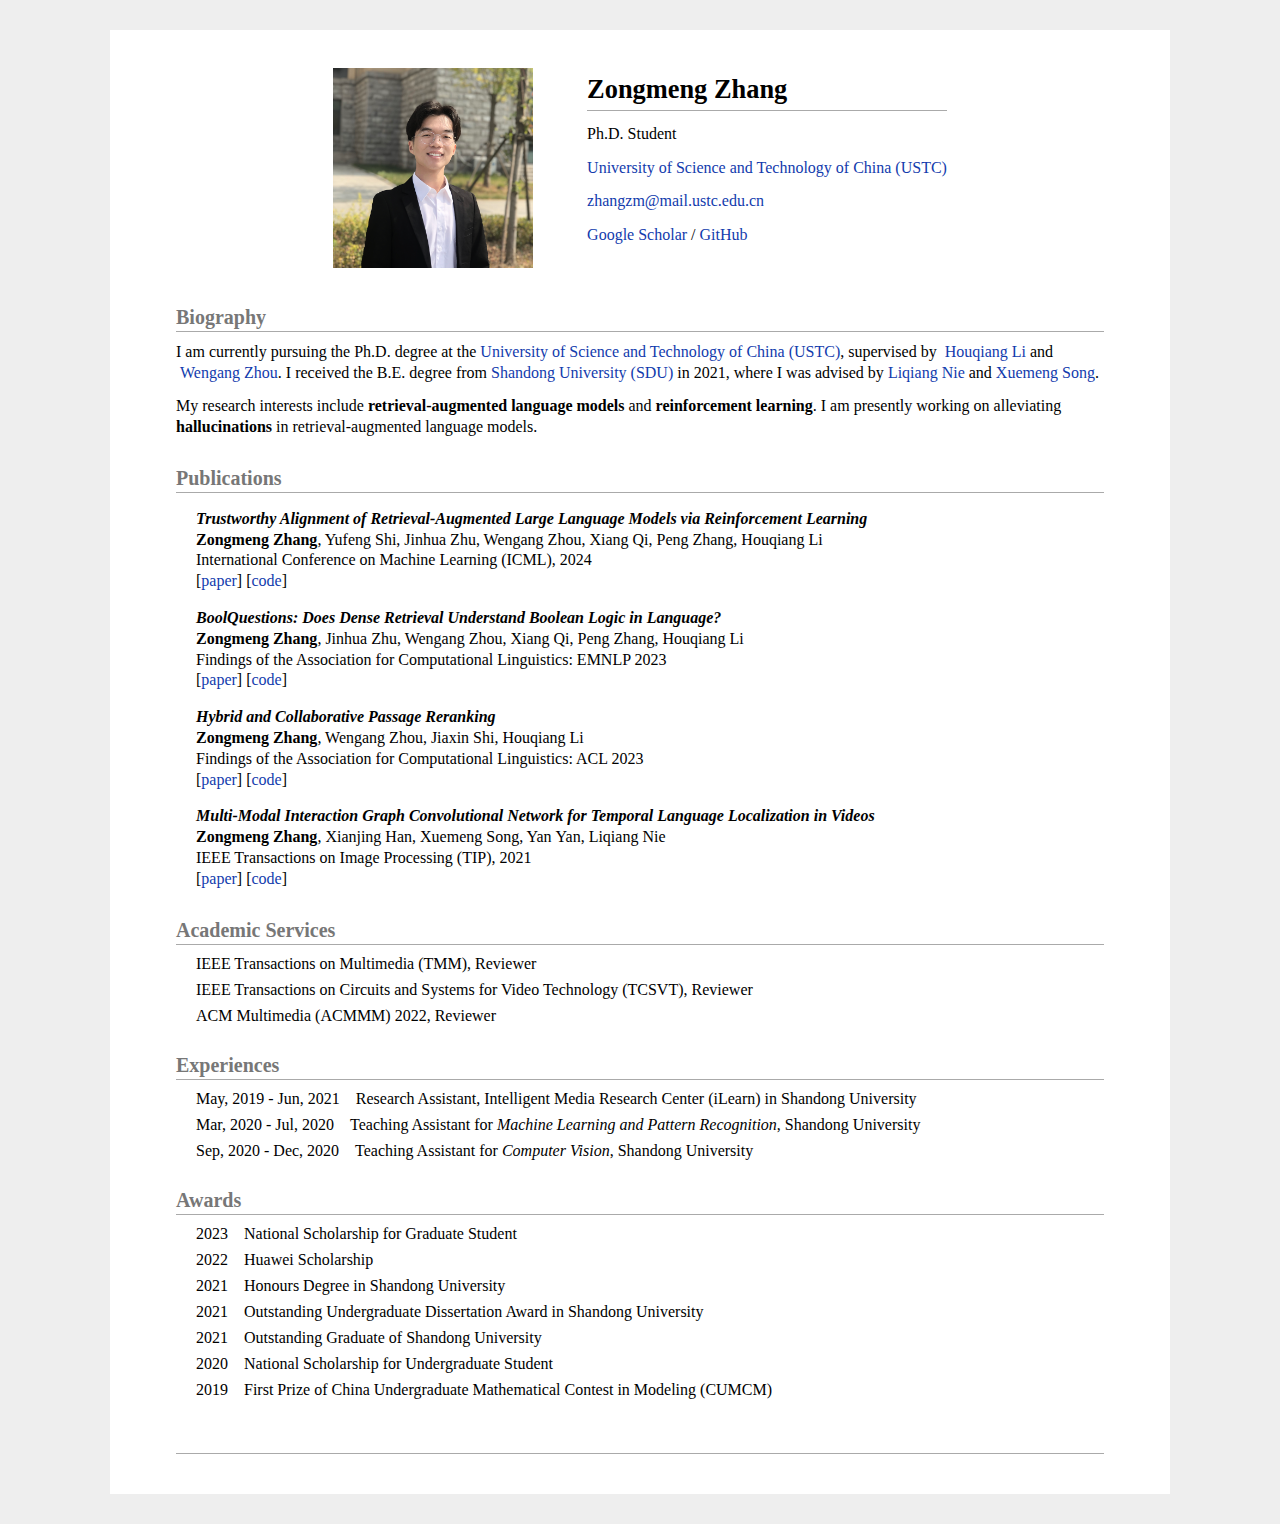
<file: index.html>
<!DOCTYPE html PUBLIC "-//W3C//DTD XHTML 1.1//EN"
  "http://www.w3.org/TR/xhtml11/DTD/xhtml11.dtd">
<html xmlns="http://www.w3.org/1999/xhtml" xml:lang="en">
<head>
<meta name="generator" content="jemdoc, see http://jemdoc.jaboc.net/" />
<meta http-equiv="Content-Type" content="text/html;charset=utf-8" />
<link rel="stylesheet" href="jemdoc.css" type="text/css" />
<title>Zongmeng Zhang's Homepage</title>
</head>
<body>
<div id="layout-content">
<table class="imgtable"><tr><td>
<img src="zzm.png" alt="img" width="200px" height="200px" />&nbsp;</td>
<td align="left"><h1>Zongmeng&nbsp;Zhang</h1>
<p>Ph.D. Student</p>
<p><a href="http://en.ustc.edu.cn/">University of Science and Technology of China (USTC)</a></p>
<p><a href="mailto:zhangzm@mail.ustc.edu.com">zhangzm@mail.ustc.edu.cn</a></p>
<p><a href="https://scholar.google.com/citations?user=yKVZMKMAAAAJ&amp;hl=zh-CN">Google Scholar</a>&nbsp;/&nbsp;<a href="https://github.com/zmzhang2000">GitHub</a></p>
</td></tr></table>
<h2>Biography</h2>
<p>I am currently pursuing the Ph.D. degree at the <a href="http://en.ustc.edu.cn/">University of Science and Technology of China (USTC)</a>, supervised by <a href="http://staff.ustc.edu.cn/~lihq/en/">&nbsp;Houqiang&nbsp;Li</a> and <a href="http://staff.ustc.edu.cn/~zhwg/">&nbsp;Wengang&nbsp;Zhou</a>.
I received the B.E. degree from <a href="https://www.en.sdu.edu.cn/">Shandong University (SDU)</a> in 2021, where I was advised by <a href="https://liqiangnie.github.io/">Liqiang&nbsp;Nie</a> and <a href="https://xuemengsong.github.io/">Xuemeng Song</a>.</p>
<p>My research interests include <b>retrieval-augmented language models</b> and <b>reinforcement learning</b>. I am presently working on alleviating <b>hallucinations</b> in retrieval-augmented language models.</p>
<h2>Publications</h2>
<ul>
<li><p><b><i>Trustworthy Alignment of Retrieval-Augmented Large Language Models via Reinforcement Learning</i></b><br />
<b> Zongmeng&nbsp;Zhang</b>, Yufeng&nbsp;Shi, Jinhua&nbsp;Zhu, Wengang&nbsp;Zhou, Xiang&nbsp;Qi, Peng&nbsp;Zhang, Houqiang&nbsp;Li<br />
International Conference on Machine Learning (ICML), 2024<br />
[<a href="https://proceedings.mlr.press/v235/zhang24bg.html">paper</a>]&nbsp;[<a href="https://github.com/zmzhang2000/trustworthy-alignment">code</a>]</p>
</li>
</ul>
<ul>
<li><p><b><i>BoolQuestions: Does Dense Retrieval Understand Boolean Logic in Language?</i></b><br />
<b> Zongmeng&nbsp;Zhang</b>, Jinhua&nbsp;Zhu, Wengang&nbsp;Zhou, Xiang&nbsp;Qi, Peng&nbsp;Zhang, Houqiang&nbsp;Li<br />
Findings of the Association for Computational Linguistics: EMNLP 2023<br />
[<a href="https://aclanthology.org/2024.findings-emnlp.156">paper</a>]&nbsp;[<a href="https://github.com/zmzhang2000/boolean-dense-retrieval">code</a>]</p>
</li>
</ul>
<ul>
<li><p><b><i>Hybrid and Collaborative Passage Reranking</i></b><br />
<b>Zongmeng&nbsp;Zhang</b>, Wengang&nbsp;Zhou, Jiaxin&nbsp;Shi, Houqiang&nbsp;Li<br />
Findings of the Association for Computational Linguistics: ACL 2023<br />
[<a href="https://aclanthology.org/2023.findings-acl.880">paper</a>]&nbsp;[<a href="https://github.com/zmzhang2000/HybRank">code</a>]</p>
</li>
</ul>
<ul>
<li><p><b><i>Multi-Modal Interaction Graph Convolutional Network for Temporal Language Localization in Videos</i></b><br />
<b>Zongmeng&nbsp;Zhang</b>, Xianjing&nbsp;Han, Xuemeng&nbsp;Song, Yan&nbsp;Yan, Liqiang&nbsp;Nie<br />
IEEE Transactions on Image Processing (TIP), 2021<br />
[<a href="https://ieeexplore.ieee.org/document/9547801">paper</a>]&nbsp;[<a href="https://github.com/zmzhang2000/MIGCN">code</a>]</p>
</li>
</ul>
<h2>Academic Services</h2>
<dl>
<dt>IEEE Transactions on Multimedia (TMM), Reviewer</dt>
<dd><p></p></dd>
<dt>IEEE Transactions on Circuits and Systems for Video Technology (TCSVT), Reviewer</dt>
<dd><p></p></dd>
<dt>ACM Multimedia (ACMMM) 2022, Reviewer</dt>
<dd><p></p></dd>
</dl>
<h2>Experiences</h2>
<dl>
<dt>May, 2019 - Jun, 2021&nbsp;&nbsp;&nbsp;&nbsp;Research Assistant, Intelligent Media Research Center (iLearn) in Shandong University</dt>
<dd><p></p></dd>
<dt>Mar, 2020 - Jul, 2020&nbsp;&nbsp;&nbsp;&nbsp;Teaching Assistant for <i>Machine Learning and Pattern Recognition</i>, Shandong University</dt>
<dd><p></p></dd>
<dt>Sep, 2020 - Dec, 2020&nbsp;&nbsp;&nbsp;&nbsp;Teaching Assistant for <i>Computer Vision</i>, Shandong University</dt>
<dd><p></p></dd>
</dl>
<h2>Awards</h2>
<dl>
<dt>2023&nbsp;&nbsp;&nbsp;&nbsp;National Scholarship for Graduate Student</dt>
<dd><p></p></dd>
<dt>2022&nbsp;&nbsp;&nbsp;&nbsp;Huawei Scholarship</dt>
<dd><p></p></dd>
<dt>2021&nbsp;&nbsp;&nbsp;&nbsp;Honours Degree in Shandong University</dt>
<dd><p></p></dd>
<dt>2021&nbsp;&nbsp;&nbsp;&nbsp;Outstanding Undergraduate Dissertation Award in Shandong University</dt>
<dd><p></p></dd>
<dt>2021&nbsp;&nbsp;&nbsp;&nbsp;Outstanding Graduate of Shandong University</dt>
<dd><p></p></dd>
<dt>2020&nbsp;&nbsp;&nbsp;&nbsp;National Scholarship for Undergraduate Student</dt>
<dd><p></p></dd>
<dt>2019&nbsp;&nbsp;&nbsp;&nbsp;First Prize of China Undergraduate Mathematical Contest in Modeling (CUMCM)</dt>
<dd><p></p></dd>
</dl>
<h2>&nbsp;</h2>
<script type='text/javascript' id='clustrmaps' src='//cdn.clustrmaps.com/map_v2.js?cl=ffffff&w=300&t=tt&d=V0cNUTN_bI9xRZ98GeIek_18ntZGDDkttIRRL90VPZ4'></script>
</div>
</body>
</html>
</file>
<file: jemdoc.css>
/* Default css file for jemdoc. */

table#tlayout {
	border: none;
	border-collapse: separate;
	background: white;
}
/*
body {
	background: white;
	padding-bottom: 8px;
	margin: 0;
}
*/
html {
	background-color: #eeeeee;
}

body {
	font-family: Georgia, serif;
	color: #000;
	background-color: #ffffff;
	text-align: left; /* for IE */
	margin-top: 30px;
	margin-bottom: 30px;
	margin-left: auto;
	margin-right: auto;
	padding-left: 50px;
	padding-right: 50px;
	padding-top: 10px;
	padding-bottom: 30px;
	max-width: 960px;
}

#layout-menu {
	background: #f6f6f6;
	border: 1px solid #dddddd;
	padding-top: 0.5em;
	padding-left: 8px;
	padding-right: 8px;
	font-size: 1.0em;
	width: auto;
	white-space: nowrap;
	text-align: left;
	vertical-align: top;
}

#layout-menu td {
	background: #f4f4f4;
	vertical-align: top;
}

#layout-content {
	padding-top: 0.0em;
	padding-left: 1.0em;
	padding-right: 1.0em;
	border: none;
	background: white;
	text-align: left;
	vertical-align: top;
}

#layout-menu a {
	line-height: 1.5em;
	margin-left: 0.5em;
}

tt {
	background: #ffffdd;
}

pre, tt {
	font-size: 90%;
	font-family: monaco, monospace;
}

a, a > tt {
	color: #123bad;
	text-decoration: none;
}

a:hover {
	/*border-bottom: 1px gray dotted;
	font-weight: bold;*/
	color:#FF0000;
}

#layout-menu a.current:link, #layout-menu a.current:visited {
	color: #022b6d;
	border-bottom: 1px gray solid;
}
#layout-menu a:link, #layout-menu a:visited, #layout-menu a:hover {
	color: #527bbd;
	text-decoration: none;
}
#layout-menu a:hover {
	text-decoration: none;
}

div.menu-category {
	border-bottom: 1px solid gray;
	margin-top: 0.8em;
	padding-top: 0.2em;
	padding-bottom: 0.1em;
	font-weight: bold;
}

div.menu-item {
	padding-left: 16px;
	text-indent: -16px;
}

div#toptitle {
	padding-bottom: 0.2em;
	margin-bottom: 1.5em;
	/*border-bottom: 3px double gray;*/
}

/* Reduce space if we begin the page with a title. */
div#toptitle + h2, div#toptitle + h3 {
	margin-top: 0em;
}

div#subtitle {
	margin-top: 0.0em;
	margin-bottom: 0.0em;
	padding-top: 0em;
	padding-bottom: 0.1em;
}

em {
	font-style: italic;
}

strong {
	font-weight: bold;
}


red {
	color: #FF0000;
}

h1, h2, h3 {
	color: #777777;
	margin-top: 0.7em;
	margin-bottom: 0.5em;
	padding-bottom: 0.2em;
	line-height: 1.0;
	padding-top: 0.5em;
	border-bottom: 1px solid #aaaaaa;
}

h1 {
	color: #000000;
	font-size: 165%;
	padding-bottom: 0.3em;
}

h2 {
	padding-top: 0.8em;
	font-size: 125%;
}

h2 + h3 {
	padding-top: 0.2em;
}

h3 {
	font-size: 110%;
	border-bottom: none;
}

p {
	margin-top: 0.0em;
	margin-bottom: 0.8em;
	padding: 0;
	line-height: 1.3;
}

pre {
	padding: 0;
	margin: 0;
}

div#footer {
	font-size: small;
	border-top: 1px solid #c0c0c0;
	padding-top: 0.1em;
	margin-top: 4.0em;
	color: #c0c0c0;
}

div#footer a {
	color: #80a0b0;
}

div#footer-text {
	float: left;
	padding-bottom: 8px;
}

ul, ol, dl {
	margin-top: 0.2em;
	padding-top: 0;
	margin-bottom: 0.8em;
}

dt {
	margin-top: 0.5em;
	margin-bottom: 0;
}

dl {
	margin-left: 20px;
}

dd {
	color: #222222;
}

dd > *:first-child {
	margin-top: 0;
}

ul {
	list-style-position: inherit;
	list-style-type: none;
	padding-left: 20px;
}

p + ul, p + ol {
	margin-top: -0.5em;
}

li {
	margin-top: 1em;
}

ol {
	list-style-position: outside;
	list-style-type: decimal;
}

li p, dd p {
	margin-bottom: 0.3em;
}


ol ol {
	list-style-type: lower-alpha;
}

ol ol ol {
	list-style-type: lower-roman;
}

p + div.codeblock {
	margin-top: -0.6em;
}

div.codeblock, div.infoblock {
	margin-right: 0%;
	margin-top: 1.2em;
	margin-bottom: 1.3em;
}

div.blocktitle {
	font-weight: bold;
	color: #cd7b62;
	margin-top: 1.2em;
	margin-bottom: 0.1em;
}

div.blockcontent {
	border: 1px solid silver;
	padding: 0.3em 0.5em;
}

div.infoblock > div.blockcontent {
	background: #ffffee;
}

div.blockcontent p + ul, div.blockcontent p + ol {
	margin-top: 0.4em;
}

div.infoblock p {
	margin-bottom: 0em;
}

div.infoblock li p, div.infoblock dd p {
	margin-bottom: 0.5em;
}

div.infoblock p + p {
	margin-top: 0.8em;
}

div.codeblock > div.blockcontent {
	background: #f6f6f6;
}

span.pycommand {
	color: #000070;
}

span.statement {
	color: #008800;
}
span.builtin {
	color: #000088;
}
span.special {
	color: #990000;
}
span.operator {
	color: #880000;
}
span.error {
	color: #aa0000;
}
span.comment, span.comment > *, span.string, span.string > * {
	color: #606060;
}

@media print {
	#layout-menu { display: none; }
}

#fwtitle {
	margin: 2px;
}

#fwtitle #toptitle {
	padding-left: 0.5em;
	margin-bottom: 0.5em;
}

#layout-content h1:first-child, #layout-content h2:first-child, #layout-content h3:first-child {
	margin-top: -0.7em;
}

div#toptitle h1, #layout-content div#toptitle h1 {
	margin-bottom: 0.0em;
	padding-bottom: 0.1em;
	padding-top: 0;
	margin-top: 0.5em;
	border-bottom: none;
}

img.eq {
	padding: 0;
	padding-left: 0.1em;
	padding-right: 0.1em;
	margin: 0;
}

img.eqwl {
	padding-left: 2em;
	padding-top: 0.6em;
	padding-bottom: 0.2em;
	margin: 0;
}

table + table {
	margin-top: 1em;
}

tr.heading {
	font-weight: bold;
	border-bottom: 2px solid black;
}

img {
	border: none;
}

table.imgtable, table.imgtable td {
	border: none;
	margin: auto;
	padding-left: 1.5em;
	padding-right: 1.5em;
	padding-top: 0.8em;
	padding-bottom: 0.1em;
	text-align: left;
}
</file>
